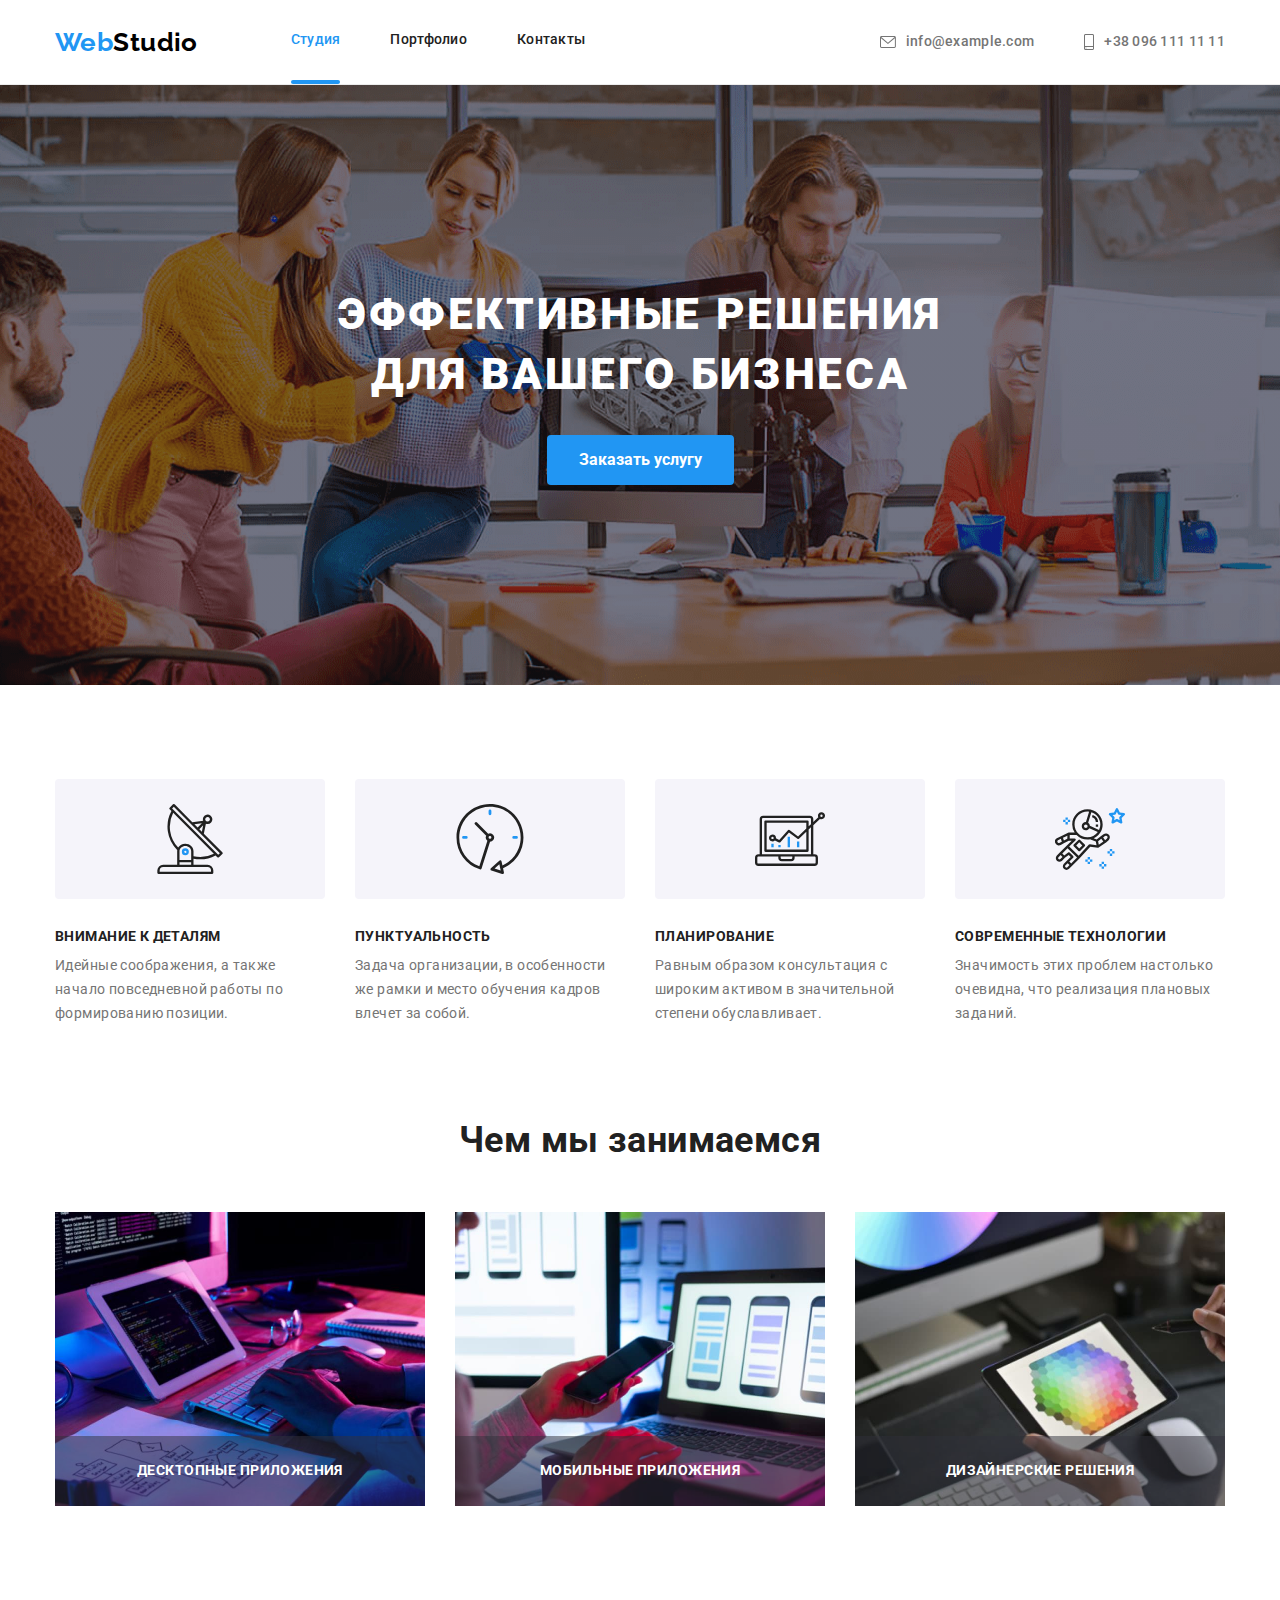
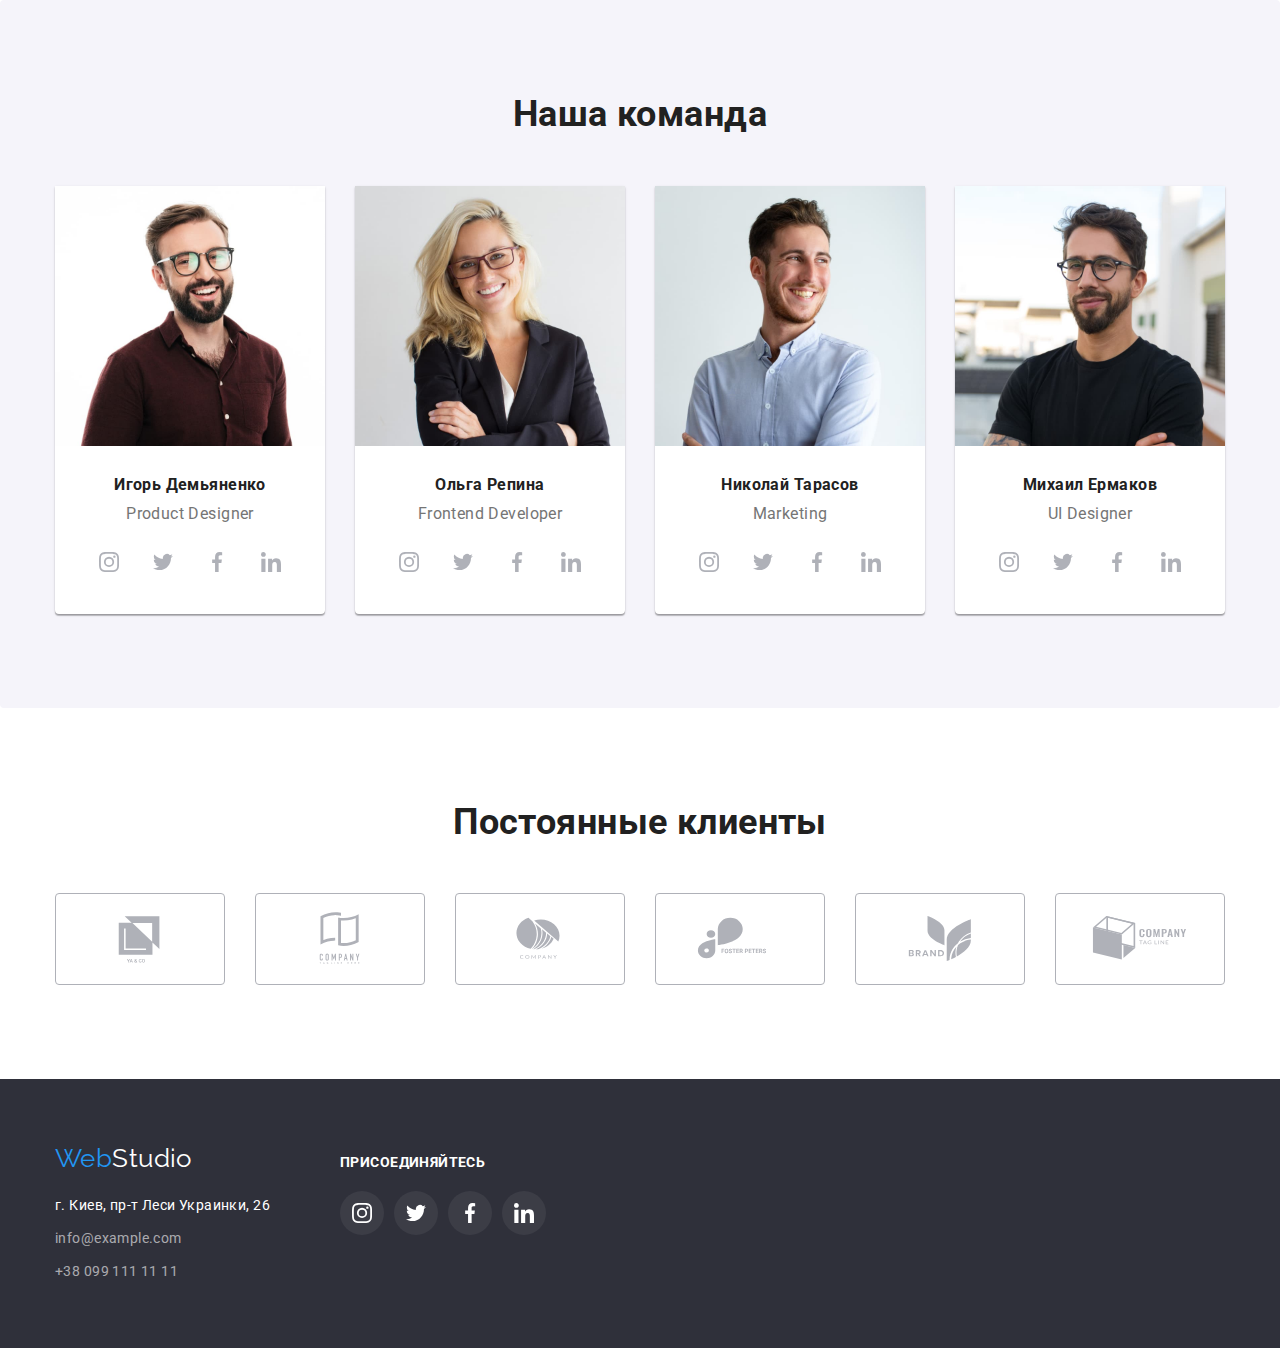
<file: index.html>
<!DOCTYPE html>
<html lang="ru">
  <head>
    <meta charset="UTF-8" />
    <meta http-equiv="X-UA-Compatible" content="IE=edge" />
    <meta name="viewport" content="width=device-width, initial-scale=1.0" />

    <title>Студия</title>

    <link rel="preconnect" href="https://fonts.googleapis.com" />
    <link rel="preconnect" href="https://fonts.gstatic.com" crossorigin />
    <link
      href="https://fonts.googleapis.com/css2?family=Raleway:wght@700&family=Roboto:wght@400;500;700;900&display=swap"
      rel="stylesheet"
    />

    <link
      rel="stylesheet"
      href="https://cdnjs.cloudflare.com/ajax/libs/modern-normalize/1.0.0/modern-normalize.min.css"
    />

    <link rel="stylesheet" href="./css/styles.css" />
  </head>

  <body>
    <!--head content-->
    <header class="section borders-header">
      <div class="container header">
        <nav class="main-nav">
          <a href="./index.html" class="logo link"
            ><span class="web-logo">Web</span>Studio</a
          >
          <ul class="navigation list">
            <li class="navigation-list">
              <a class="navigation-link link current" href="./index.html"
                >Студия</a
              >
            </li>
            <li class="navigation-list">
              <a class="navigation-link link" href="./portfolio.html"
                >Портфолио</a
              >
            </li>
            <li class="navigation-list">
              <a class="navigation-link link" href="#">Контакты</a>
            </li>
          </ul>
        </nav>

        <ul class="contacts-header list">
          <li class="contacts-header-li">
            <a class="contact-link link" href="mailto:info@example.com"
              ><svg class="contact-mail-svg">
                <use href="./images/icons.svg#icon-mail-icon"></use>
              </svg>
              info@example.com</a
            >
          </li>
          <li class="contacts-header-li">
            <a class="contact-link link" href="tel:+380961111111"
              ><svg class="contact-tel-svg">
                <use href="./images/icons.svg#icon-ph-icon"></use>
              </svg>
              +38 096 111 11 11</a
            >
          </li>
        </ul>
      </div>
    </header>

    <!--main content-->
    <main class="main">
      <!--Head-->
      <section class="section hero-background">
        <div class="container">
          <h1 class="hero-text">Эффективные решения для вашего бизнеса</h1>
          <button type="button" class="head-button" data-modal-open>
            Заказать услугу
          </button>
        </div>
        <div class="backdrop is-hidden" data-modal>
          <div class="modal">
            <button type="button" class="close-modal" data-modal-close>
              <svg class="svg-close">
                <use href="./images/icons.svg#icon-close"></use>
              </svg>
            </button>
          </div>
        </div>
      </section>

      <!--About-->

      <section class="section">
        <div class="container">
          <h2 class="visually-hidden">О нас</h2>
          <ul class="about-ul list">
            <li class="about-li">
              <div class="about-svg-bg">
                <svg class="about-svg">
                  <use href="./images/icons.svg#icon-antenna"></use>
                </svg>
              </div>
              <div class="about-content">
                <h3 class="about-h3">Внимание к деталям</h3>
                <p class="about-p">
                  Идейные соображения, а также начало повседневной работы по
                  формированию позиции.
                </p>
              </div>
            </li>
            <li class="about-li">
              <div class="about-svg-bg">
                <svg class="about-svg">
                  <use href="./images/icons.svg#icon-clock"></use>
                </svg>
              </div>
              <div class="about-content">
                <h3 class="about-h3">Пунктуальность</h3>
                <p class="about-p">
                  Задача организации, в особенности же рамки и место обучения
                  кадров влечет за собой.
                </p>
              </div>
            </li>
            <li class="about-li">
              <div class="about-svg-bg">
                <svg class="about-svg">
                  <use href="./images/icons.svg#icon-diagram"></use>
                </svg>
              </div>
              <div class="about-content">
                <h3 class="about-h3">Планирование</h3>
                <p class="about-p">
                  Равным образом консультация с широким активом в значительной
                  степени обуславливает.
                </p>
              </div>
            </li>
            <li class="about-li">
              <div class="about-svg-bg">
                <svg class="about-svg">
                  <use href="./images/icons.svg#icon-astronaut"></use>
                </svg>
              </div>
              <div class="about-content">
                <h3 class="about-h3">Современные технологии</h3>
                <p class="about-p">
                  Значимость этих проблем настолько очевидна, что реализация
                  плановых заданий.
                </p>
              </div>
            </li>
          </ul>
        </div>
      </section>

      <!--Working info-->

      <section class="section section-info">
        <div class="container">
          <h2 class="section-title">Чем мы занимаемся</h2>

          <ul class="work-photos list">
            <li class="work-photos-li">
              <div class="work-thumb">
                <img
                  src="./images/img1.jpg"
                  alt="фото процесса работы"
                  class="work-photo"
                  width="370"
                  height="294"
                />
                <h3 class="work-description">Десктопные приложения</h3>
              </div>
            </li>
            <li class="work-photos-li">
              <div class="work-thumb">
                <img
                  src="./images/img2.jpg"
                  alt="фото процесса работы"
                  class="work-photo"
                  width="370"
                  height="294"
                />
                <h3 class="work-description">Мобильные приложения</h3>
              </div>
            </li>
            <li class="work-photos-li">
              <div class="work-thumb">
                <img
                  src="./images/img3.jpg"
                  alt="фото процесса работы"
                  class="work-photo"
                  width="370"
                  height="294"
                />
                <h3 class="work-description">Дизайнерские решения</h3>
              </div>
            </li>
          </ul>
        </div>
      </section>

      <!--Team info-->

      <section class="section team-background">
        <div class="container">
          <h2 class="section-title">Наша команда</h2>

          <ul class="team-info list">
            <li class="photo-info">
              <img
                src="./images/face1.jpg"
                alt="фото сотрудника"
                class="user-photo"
                width="270"
                height="260"
              />
              <div class="teammate-card-thumb">
                <h3 class="teammate">Игорь Демьяненко</h3>
                <p lang="en" class="proffession">Product Designer</p>
                <ul class="teammate-link-list list">
                  <li>
                    <a class="social-link" href="">
                      <svg class="portfolio-social-logo">
                        <use href="./images/icons.svg#icon-inst"></use>
                      </svg>
                    </a>
                  </li>
                  <li>
                    <a class="social-link" href=""
                      ><svg class="portfolio-social-logo">
                        <use href="./images/icons.svg#icon-tw"></use>
                      </svg>
                    </a>
                  </li>
                  <li>
                    <a class="social-link" href="">
                      <svg class="portfolio-social-logo">
                        <use href="./images/icons.svg#icon-fb"></use>
                      </svg>
                    </a>
                  </li>
                  <li>
                    <a class="social-link" href="">
                      <svg class="portfolio-social-logo">
                        <use href="./images/icons.svg#icon-in"></use>
                      </svg>
                    </a>
                  </li>
                </ul>
              </div>
            </li>
            <li class="photo-info">
              <img
                src="./images/face2.jpg"
                alt="фото сотрудника"
                class="user-photo"
                width="270"
                height="260"
              />
              <div class="teammate-card-thumb">
                <h3 class="teammate">Ольга Репина</h3>
                <p lang="en" class="proffession">Frontend Developer</p>
                <ul class="teammate-link-list list">
                  <li>
                    <a class="social-link" href="">
                      <svg class="portfolio-social-logo">
                        <use href="./images/icons.svg#icon-inst"></use>
                      </svg>
                    </a>
                  </li>
                  <li>
                    <a class="social-link" href=""
                      ><svg class="portfolio-social-logo">
                        <use href="./images/icons.svg#icon-tw"></use>
                      </svg>
                    </a>
                  </li>
                  <li>
                    <a class="social-link" href="">
                      <svg class="portfolio-social-logo">
                        <use href="./images/icons.svg#icon-fb"></use>
                      </svg>
                    </a>
                  </li>
                  <li>
                    <a class="social-link" href="">
                      <svg class="portfolio-social-logo">
                        <use href="./images/icons.svg#icon-in"></use>
                      </svg>
                    </a>
                  </li>
                </ul>
              </div>
            </li>
            <li class="photo-info">
              <img
                src="./images/face3.jpg"
                alt="фото сотрудника"
                class="user-photo"
                width="270"
                height="260"
              />
              <div class="teammate-card-thumb">
                <h3 class="teammate">Николай Тарасов</h3>
                <p lang="en" class="proffession">Marketing</p>
                <ul class="teammate-link-list list">
                  <li>
                    <a class="social-link" href="">
                      <svg class="portfolio-social-logo">
                        <use href="./images/icons.svg#icon-inst"></use>
                      </svg>
                    </a>
                  </li>
                  <li>
                    <a class="social-link" href=""
                      ><svg class="portfolio-social-logo">
                        <use href="./images/icons.svg#icon-tw"></use>
                      </svg>
                    </a>
                  </li>
                  <li>
                    <a class="social-link" href="">
                      <svg class="portfolio-social-logo">
                        <use href="./images/icons.svg#icon-fb"></use>
                      </svg>
                    </a>
                  </li>
                  <li>
                    <a class="social-link" href="">
                      <svg class="portfolio-social-logo">
                        <use href="./images/icons.svg#icon-in"></use>
                      </svg>
                    </a>
                  </li>
                </ul>
              </div>
            </li>
            <li class="photo-info">
              <img
                src="./images/face4.jpg"
                alt="фото сотрудника"
                class="user-photo"
                width="270"
                height="260"
              />
              <div class="teammate-card-thumb">
                <h3 class="teammate">Михаил Ермаков</h3>
                <p lang="en" class="proffession">UI Designer</p>
                <ul class="teammate-link-list list">
                  <li>
                    <a class="social-link" href="">
                      <svg class="portfolio-social-logo">
                        <use href="./images/icons.svg#icon-inst"></use>
                      </svg>
                    </a>
                  </li>
                  <li>
                    <a class="social-link" href=""
                      ><svg class="portfolio-social-logo">
                        <use href="./images/icons.svg#icon-tw"></use>
                      </svg>
                    </a>
                  </li>
                  <li>
                    <a class="social-link" href="">
                      <svg class="portfolio-social-logo">
                        <use href="./images/icons.svg#icon-fb"></use>
                      </svg>
                    </a>
                  </li>
                  <li>
                    <a class="social-link" href="">
                      <svg class="portfolio-social-logo">
                        <use href="./images/icons.svg#icon-in"></use>
                      </svg>
                    </a>
                  </li>
                </ul>
              </div>
            </li>
          </ul>
        </div>
      </section>

      <!--Clients-->

      <section class="section">
        <div class="container">
          <h2 class="section-title">Постоянные клиенты</h2>
          <ul class="list client-list">
            <li>
              <a href="" class="client-link">
                <svg class="clients-svg">
                  <use href="./images/icons.svg#icon-first-logo"></use>
                </svg>
              </a>
            </li>
            <li>
              <a href="" class="client-link">
                <svg class="clients-svg">
                  <use href="./images/icons.svg#icon-second-logo"></use>
                </svg>
              </a>
            </li>
            <li>
              <a href="" class="client-link">
                <svg class="clients-svg">
                  <use href="./images/icons.svg#icon-third-logo"></use>
                </svg>
              </a>
            </li>
            <li>
              <a href="" class="client-link">
                <svg class="clients-svg">
                  <use href="./images/icons.svg#icon-fourth-logo"></use>
                </svg>
              </a>
            </li>
            <li>
              <a href="" class="client-link">
                <svg class="clients-svg">
                  <use href="./images/icons.svg#icon-fifth-logo"></use>
                </svg>
              </a>
            </li>
            <li>
              <a href="" class="client-link">
                <svg class="clients-svg">
                  <use href="./images/icons.svg#icon-sixth-logo"></use>
                </svg>
              </a>
            </li>
          </ul>
        </div>
      </section>
    </main>

    <!--footer content-->
    <footer class="footer-background">
      <div class="container footer-container">
        <div>
          <a href="./index.html" class="logo-footer link">
            <span class="web-logo">Web</span>Studio</a
          >

          <address class="contacts-footer">
            <ul class="cont-adress list">
              <li class="cont-adress-li">
                <a
                  class="cont-link-adress link"
                  href="https://goo.gl/maps/piqngm7oDQpEDh6u6"
                  target="_blank"
                  rel="noopener nofollow noreferrer"
                  >г. Киев, пр-т Леси Украинки, 26</a
                >
              </li>
              <li class="cont-link-li">
                <a
                  class="cont-link link"
                  lang="en"
                  href="mailto:info@example.com"
                  >info@example.com</a
                >
              </li>
              <li class="cont-link-li">
                <a class="cont-link link" href="tel:+380991111111"
                  >+38 099 111 11 11</a
                >
              </li>
            </ul>
          </address>
        </div>
        <div class="footer-social">
          <h2 class="footer-h2-social-list">присоединяйтесь</h2>
          <ul class="footer-social-list list">
            <li class="footer-social-link">
              <a class="footer-social-bg" href=""
                ><svg class="footer-social-logo">
                  <use href="./images/icons.svg#icon-inst"></use>
                </svg>
              </a>
            </li>
            <li class="footer-social-link">
              <a class="footer-social-bg" href=""
                ><svg class="footer-social-logo">
                  <use href="./images/icons.svg#icon-tw"></use>
                </svg>
              </a>
            </li>
            <li class="footer-social-link">
              <a href="" class="footer-social-bg">
                <svg class="footer-social-logo">
                  <use href="./images/icons.svg#icon-fb"></use>
                </svg>
              </a>
            </li>
            <li class="footer-social-link">
              <a href="" class="footer-social-bg">
                <svg class="footer-social-logo">
                  <use href="./images/icons.svg#icon-in"></use>
                </svg>
              </a>
            </li>
          </ul>
        </div>
      </div>
      <!---->
    </footer>
    <script src="./js/modal.js"></script>
  </body>
</html>
</file>
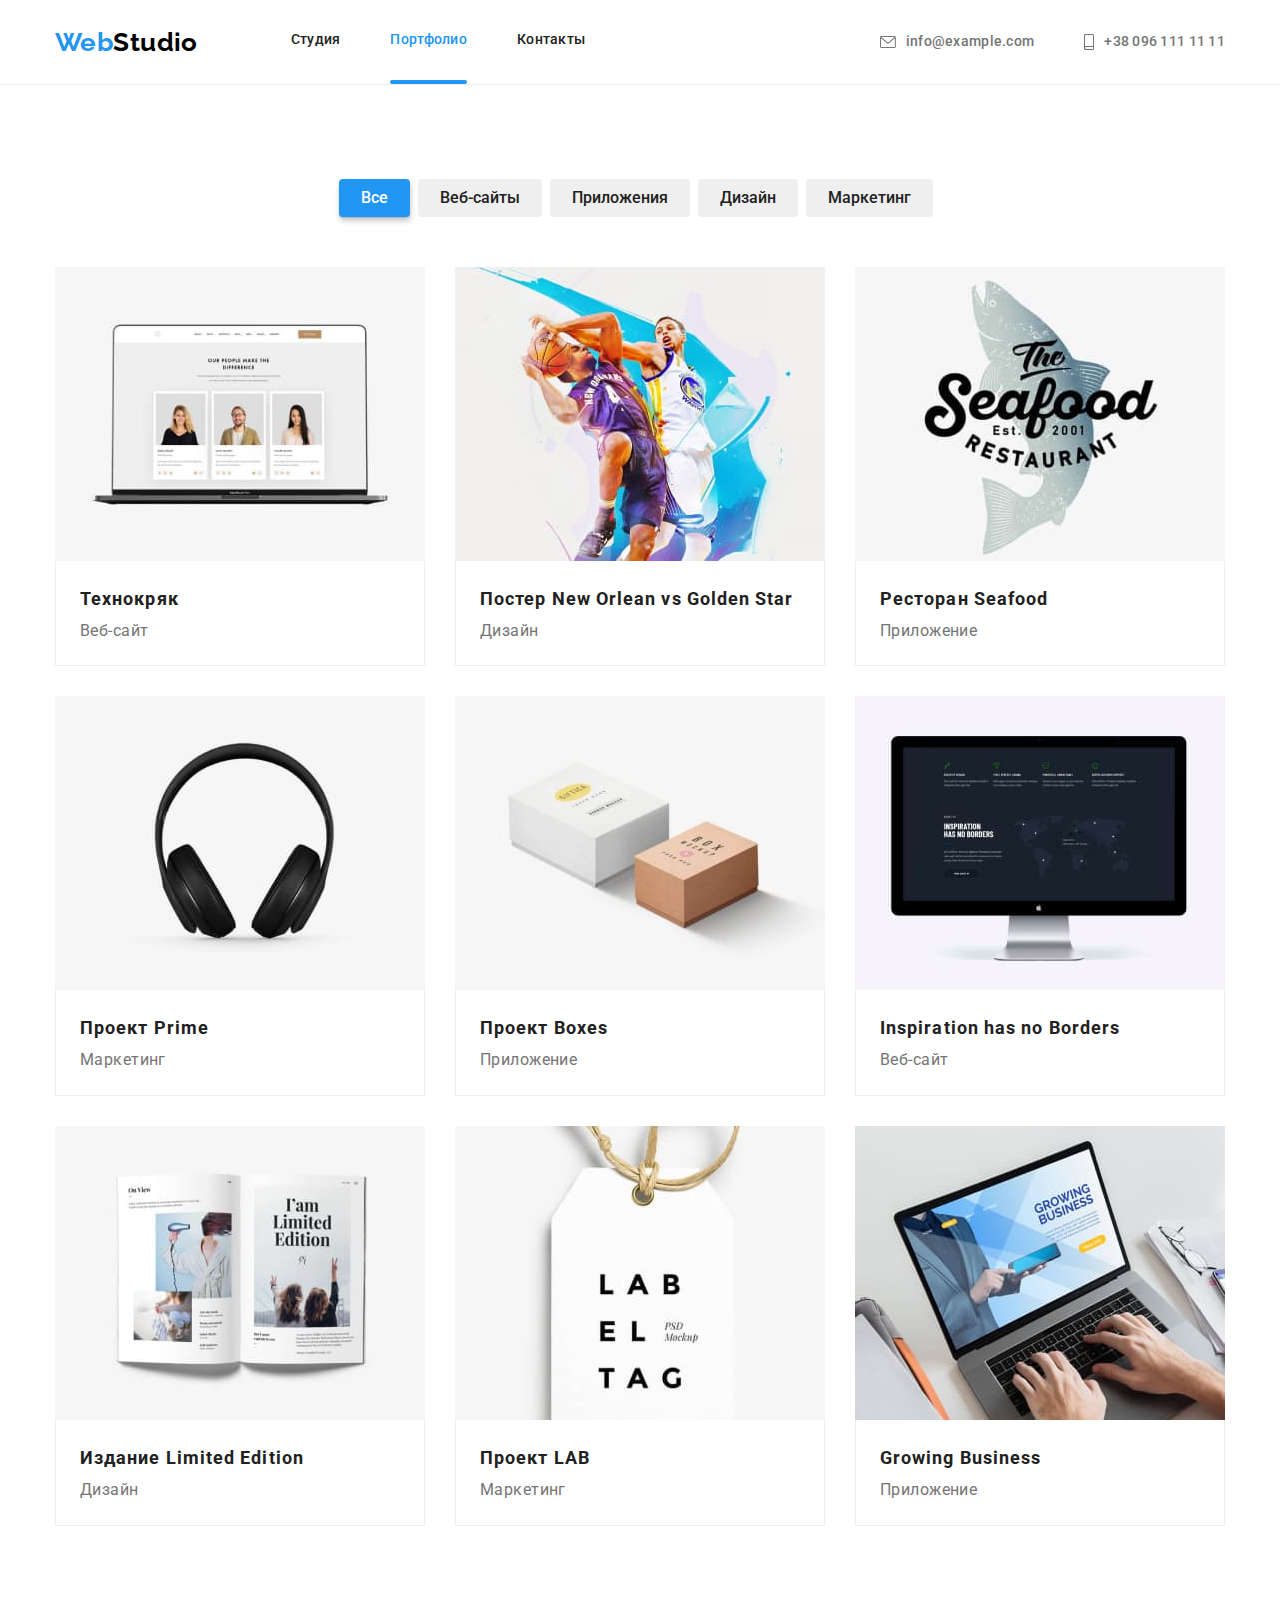
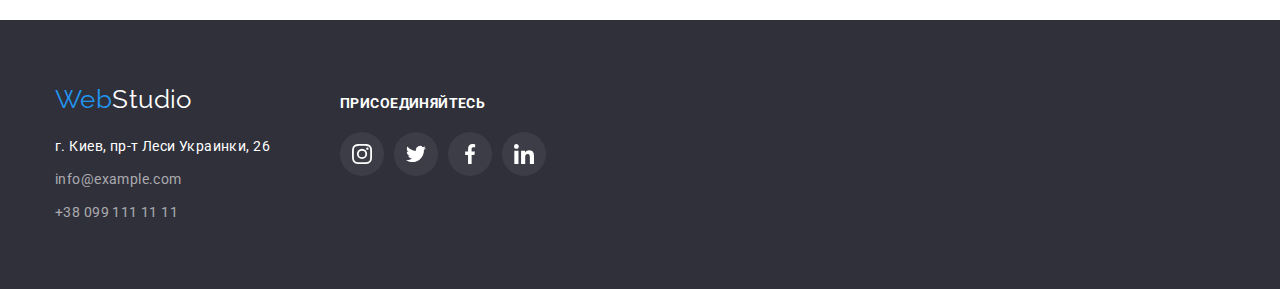
<file: portfolio.html>
<!DOCTYPE html>
<html lang="ru">
  <head>
    <meta charset="UTF-8" />
    <meta http-equiv="X-UA-Compatible" content="IE=edge" />
    <meta name="viewport" content="width=device-width, initial-scale=1.0" />

    <title>Портфолио</title>

    <link rel="preconnect" href="https://fonts.googleapis.com" />
    <link rel="preconnect" href="https://fonts.gstatic.com" crossorigin />
    <link
      href="https://fonts.googleapis.com/css2?family=Raleway:wght@700&family=Roboto:wght@400;500;700;900&display=swap"
      rel="stylesheet"
    />

    <link
      rel="stylesheet"
      href="https://cdnjs.cloudflare.com/ajax/libs/modern-normalize/1.0.0/modern-normalize.min.css"
    />

    <link rel="stylesheet" href="./css/styles.css" />
  </head>

  <body>
    <!--header content-->
    <header class="section borders-header">
      <div class="container header">
        <nav class="main-nav">
          <a href="./index.html" class="logo link"
            ><span class="web-logo">Web</span>Studio</a
          >
          <ul class="navigation list">
            <li class="navigation-list">
              <a class="navigation-link link" href="./index.html">Студия</a>
            </li>
            <li class="navigation-list">
              <a class="navigation-link link current" href="./portfolio.html"
                >Портфолио</a
              >
            </li>
            <li class="navigation-list">
              <a class="navigation-link link" href="#">Контакты</a>
            </li>
          </ul>
        </nav>

        <ul class="contacts-header list">
          <li class="contacts-header-li">
            <a class="contact-link link" href="mailto:info@example.com"
              ><svg class="contact-mail-svg">
                <use href="./images/icons.svg#icon-mail-icon"></use>
              </svg>
              info@example.com</a
            >
          </li>
          <li class="contacts-header-li">
            <a class="contact-link link" href="tel:+380961111111"
              ><svg class="contact-tel-svg">
                <use href="./images/icons.svg#icon-ph-icon"></use>
              </svg>
              +38 096 111 11 11</a
            >
          </li>
        </ul>
      </div>
    </header>

    <!--main content-->
    <main class="main">
      <section class="section">
        <div class="container">
          <h1 class="visually-hidden">Наше портфолио</h1>
          <!--filter buttons-->
          <ul class="filter-buttons list">
            <li class="filter-list">
              <button type="button" class="filter-button active-filter">
                Все
              </button>
            </li>
            <li class="filter-list">
              <button type="button" class="filter-button">Веб-сайты</button>
            </li>
            <li class="filter-list">
              <button type="button" class="filter-button">Приложения</button>
            </li>
            <li class="filter-list">
              <button type="button" class="filter-button">Дизайн</button>
            </li>
            <li class="filter-list">
              <button type="button" class="filter-button">Маркетинг</button>
            </li>
          </ul>

          <!--Portfolio list-->
          <ul class="portfolio-list list">
            <li class="portfolio-post">
              <a class="portfolio-link link" href="">
                <div class="portfolio-img-thumb">
                  <img
                    src="./images/portfolio1.jpg"
                    alt="фото веб-сайта на компьютере"
                    width="370"
                    height="295"
                  />
                  <p class="portfolio-hover-text">
                    Ресурс предлагает комплексные предложения с разным уровнем
                    функционала и сервисов. Все это позволит посетителю получить
                    исчерпывающие сведения о компании или частном лице.
                  </p>
                </div>

                <div class="portfolio-cont">
                  <h3 class="portfolio-name">Технокряк</h3>
                  <p class="portfolio-text">Веб-сайт</p>
                </div>
              </a>
            </li>

            <li class="portfolio-post">
              <a class="portfolio-link link" href="">
                <div class="portfolio-img-thumb">
                  <img
                    src="./images/portfolio2.jpg"
                    alt="дизайн постера к матчу по баскетболу"
                    width="370"
                    height="295"
                  />
                  <p class="portfolio-hover-text">
                    Lorem ipsum dolor sit amet, consectetur adipisicing elit.
                    Quibusdam ea, corrupti tempora quod doloremque sunt
                    reiciendis! Ad mollitia est iusto nemo vero quas, distinctio
                    at optio non. Aspernatur, praesentium ab.
                  </p>
                </div>

                <div class="portfolio-cont">
                  <h3 class="portfolio-name">
                    Постер <span lang="en">New Orlean vs Golden Star</span>
                  </h3>
                  <p class="portfolio-text">Дизайн</p>
                </div>
              </a>
            </li>

            <li class="portfolio-post">
              <a class="portfolio-link link" href="">
                <div class="portfolio-img-thumb">
                  <img
                    src="./images/portfolio3.jpg"
                    alt="логотип приложения"
                    width="370"
                    height="295"
                  />
                  <p class="portfolio-hover-text">
                    Lorem ipsum dolor sit amet, consectetur adipisicing elit.
                    Quibusdam ea, corrupti tempora quod doloremque sunt
                    reiciendis! Ad mollitia est iusto nemo vero quas, distinctio
                    at optio non. Aspernatur, praesentium ab.
                  </p>
                </div>

                <div class="portfolio-cont">
                  <h3 class="portfolio-name">
                    Ресторан <span lang="en">Seafood</span>
                  </h3>
                  <p class="portfolio-text">Приложение</p>
                </div>
              </a>
            </li>

            <li class="portfolio-post">
              <a class="portfolio-link link" href="">
                <div class="portfolio-img-thumb">
                  <img
                    src="./images/portfolio4.jpg"
                    alt="логотип проекта"
                    width="370"
                    height="295"
                  />
                  <p class="portfolio-hover-text">
                    Lorem ipsum dolor sit amet, consectetur adipisicing elit.
                    Quibusdam ea, corrupti tempora quod doloremque sunt
                    reiciendis! Ad mollitia est iusto nemo vero quas, distinctio
                    at optio non. Aspernatur, praesentium ab.
                  </p>
                </div>

                <div class="portfolio-cont">
                  <h3 class="portfolio-name">
                    Проект <span lang="en">Prime</span>
                  </h3>
                  <p class="portfolio-text">Маркетинг</p>
                </div>
              </a>
            </li>

            <li class="portfolio-post">
              <a class="portfolio-link link" href="">
                <div class="portfolio-img-thumb">
                  <img
                    src="./images/portfolio5.jpg"
                    alt="логотип приложения"
                    width="370"
                    height="295"
                  />
                  <p class="portfolio-hover-text">
                    Lorem ipsum dolor sit amet, consectetur adipisicing elit.
                    Quibusdam ea, corrupti tempora quod doloremque sunt
                    reiciendis! Ad mollitia est iusto nemo vero quas, distinctio
                    at optio non. Aspernatur, praesentium ab.
                  </p>
                </div>

                <div class="portfolio-cont">
                  <h3 class="portfolio-name">
                    Проект <span lang="en">Boxes</span>
                  </h3>
                  <p class="portfolio-text">Приложение</p>
                </div>
              </a>
            </li>

            <li class="portfolio-post">
              <a class="portfolio-link link" href="">
                <div class="portfolio-img-thumb">
                  <img
                    src="./images/portfolio6.jpg"
                    alt="фото веб-сайта на компьютере"
                    width="370"
                    height="295"
                  />
                  <p class="portfolio-hover-text">
                    Lorem ipsum dolor sit amet, consectetur adipisicing elit.
                    Quibusdam ea, corrupti tempora quod doloremque sunt
                    reiciendis! Ad mollitia est iusto nemo vero quas, distinctio
                    at optio non. Aspernatur, praesentium ab.
                  </p>
                </div>

                <div class="portfolio-cont">
                  <h3 class="portfolio-name" lang="en">
                    Inspiration has no Borders
                  </h3>
                  <p class="portfolio-text">Веб-сайт</p>
                </div>
              </a>
            </li>

            <li class="portfolio-post">
              <a class="portfolio-link link" href="">
                <div class="portfolio-img-thumb">
                  <img
                    src="./images/portfolio7.jpg"
                    alt="фото дизайна книги"
                    width="370"
                    height="295"
                  />
                  <p class="portfolio-hover-text">
                    Lorem ipsum dolor sit amet, consectetur adipisicing elit.
                    Quibusdam ea, corrupti tempora quod doloremque sunt
                    reiciendis! Ad mollitia est iusto nemo vero quas, distinctio
                    at optio non. Aspernatur, praesentium ab.
                  </p>
                </div>

                <div class="portfolio-cont">
                  <h3 class="portfolio-name">
                    Издание <span lang="en">Limited Edition</span>
                  </h3>
                  <p class="portfolio-text">Дизайн</p>
                </div>
              </a>
            </li>

            <li class="portfolio-post">
              <a class="portfolio-link link" href="">
                <div class="portfolio-img-thumb">
                  <img
                    src="./images/portfolio8.jpg"
                    alt="логотип проекта"
                    width="370"
                    height="295"
                  />
                  <p class="portfolio-hover-text">
                    Lorem ipsum dolor sit amet, consectetur adipisicing elit.
                    Quibusdam ea, corrupti tempora quod doloremque sunt
                    reiciendis! Ad mollitia est iusto nemo vero quas, distinctio
                    at optio non. Aspernatur, praesentium ab.
                  </p>
                </div>

                <div class="portfolio-cont">
                  <h3 class="portfolio-name">
                    Проект <span lang="en">LAB</span>
                  </h3>
                  <p class="portfolio-text">Маркетинг</p>
                </div>
              </a>
            </li>

            <li class="portfolio-post">
              <a class="portfolio-link link" href="">
                <div class="portfolio-img-thumb">
                  <img
                    src="./images/portfolio9.jpg"
                    alt="фото приложения на ноутбуке"
                    width="370"
                    height="295"
                  />
                  <p class="portfolio-hover-text">
                    Lorem ipsum dolor sit amet, consectetur adipisicing elit.
                    Quibusdam ea, corrupti tempora quod doloremque sunt
                    reiciendis! Ad mollitia est iusto nemo vero quas, distinctio
                    at optio non. Aspernatur, praesentium ab.
                  </p>
                </div>

                <div class="portfolio-cont">
                  <h3 class="portfolio-name" lang="en">Growing Business</h3>
                  <p class="portfolio-text">Приложение</p>
                </div>
              </a>
            </li>
          </ul>
        </div>
      </section>
    </main>

    <!--footer content-->
    <footer class="footer-background">
      <div class="container footer-container">
        <div>
          <a href="./index.html" class="logo-footer link">
            <span class="web-logo">Web</span>Studio</a
          >

          <address class="contacts-footer">
            <ul class="cont-adress list">
              <li class="cont-adress-li">
                <a
                  class="cont-link-adress link"
                  href="https://goo.gl/maps/piqngm7oDQpEDh6u6"
                  target="_blank"
                  rel="noopener nofollow noreferrer"
                  >г. Киев, пр-т Леси Украинки, 26</a
                >
              </li>
              <li class="cont-link-li">
                <a
                  class="cont-link link"
                  lang="en"
                  href="mailto:info@example.com"
                  >info@example.com</a
                >
              </li>
              <li class="cont-link-li">
                <a class="cont-link link" href="tel:+380991111111"
                  >+38 099 111 11 11</a
                >
              </li>
            </ul>
          </address>
        </div>
        <div class="footer-social">
          <h2 class="footer-h2-social-list">присоединяйтесь</h2>
          <ul class="footer-social-list list">
            <li class="footer-social-link">
              <a class="footer-social-bg" href=""
                ><svg class="footer-social-logo">
                  <use href="./images/icons.svg#icon-inst"></use>
                </svg>
              </a>
            </li>
            <li class="footer-social-link">
              <a class="footer-social-bg" href=""
                ><svg class="footer-social-logo">
                  <use href="./images/icons.svg#icon-tw"></use>
                </svg>
              </a>
            </li>
            <li class="footer-social-link">
              <a href="" class="footer-social-bg">
                <svg class="footer-social-logo">
                  <use href="./images/icons.svg#icon-fb"></use>
                </svg>
              </a>
            </li>
            <li class="footer-social-link">
              <a href="" class="footer-social-bg">
                <svg class="footer-social-logo">
                  <use href="./images/icons.svg#icon-in"></use>
                </svg>
              </a>
            </li>
          </ul>
        </div>
      </div>
    </footer>
    <script src="./js/modal.js"></script>
  </body>
</html>
</file>
<file: css/styles.css>
:root {
  /*colors*/
  --main-text-color: #212121;
  --main-color: #2196f3;
  --logo-second-color: #000000;
  --second-color: #757575;
  --hover-color: #188ce8;
  --footer-color: #2f303a;
  --footer-mail-tel-color: #ffffff99;
  --hero-color: #ffffff;
  --second-background-color: #f5f4fa;
  --footer-text-color: #ffffff;
  --main-logo-color: #afb1b8;
  --main-color-hover: #2196f390;
  --svg-icon-color: #ffffff;

  /*animation*/
  --main-animation: cubic-bezier(0.4, 0, 0.2, 1);
}

body {
  font-family: "Roboto", "Raleway";
  letter-spacing: 0.03em;
  font-size: 14px;

  background-color: #ffffff;
  color: var(--main-text-color);
}

button {
  user-select: none;
}

img {
  display: block;

  max-width: 100%;
  height: auto;
}

*,
*::before,
*::after {
  box-sizing: border-box;
}

/*Animations*/

/*global*/

.link {
  text-decoration: none;
}

.list {
  margin: 0;
  padding: 0;

  list-style: none;
}

.section-title {
  margin: 0px;

  font-size: 36px;
  line-height: 1.16;
  text-align: center;
}

.visually-hidden {
  position: absolute;
  width: 1px;
  height: 1px;
  margin: -1px;
  border: 0;
  padding: 0;

  white-space: nowrap;
  clip-path: inset(100%);
  clip: rect(0 0 0 0);
  overflow: hidden;
}

.container {
  width: 1200px;

  padding: 0 15px;
  margin: 0 auto;
}

.section {
  padding: 94px 0px;
}

/*header*/

.borders-header {
  border-bottom: 1px solid #ececec;

  padding: 0;
}

.header {
  display: flex;
  justify-content: space-between;
  align-items: center;
}

.web-logo {
  color: var(--main-color);
}

.logo {
  font-family: "Raleway";
  font-weight: 700;
  font-size: 26px;
  line-height: 1.19;

  color: var(--logo-second-color);

  margin-right: 93px;
}

.main-nav {
  display: flex;
  align-items: center;
  margin-right: auto;
}

.navigation {
  display: flex;
}

.navigation-list {
  margin-right: 50px;
}

.navigation-list:last-child {
  margin-right: 0px;
}

.navigation-link {
  display: block;
  font-weight: 500;
  line-height: 1.14;
  letter-spacing: 0.02em;

  color: var(--main-text-color);

  padding-top: 32px;
  padding-bottom: 32px;

  transition: color 250ms var(--main-animation);
}

.current {
  color: var(--main-color);
}

.navigation-link.current::after {
  position: relative;
  bottom: -32px;
  left: 0;

  width: 100%;
  height: 4px;

  content: "";

  display: flex;

  background-color: var(--main-color);
  border-radius: 2px;
}

.navigation-link:hover,
.navigation-link:focus,
.cont-link:hover,
.cont-link:focus,
.navigation-link:active,
.contact-link:hover,
.contact-link:focus {
  color: var(--main-color);
  transition: color 250ms var(--main-animation);
}

.contacts-header {
  font-weight: 500;
  line-height: 1.14;
  letter-spacing: 0.02em;

  display: flex;
}

.contact-link {
  color: var(--second-color);
  display: flex;
  fill: currentColor;

  transition: color 250ms var(--main-animation);
}

.contact-mail-svg {
  width: 16px;
  height: 16px;
  margin-right: 10px;
}

.contact-tel-svg {
  width: 10px;
  height: 16px;
  margin-right: 10px;
}
.contacts-header-li {
  margin-left: 50px;
}

.contacts-header-li:first-child {
  margin-left: 0px;
}

/*Main index*/
/*hero section*/
.hero-background {
  background-image: linear-gradient(#2f303a40, #2f303a40),
    url("../images/bg-hero.png");
  background-repeat: no-repeat;
  background-position: center;
  background-size: cover;
  max-width: 1600px;

  background-color: var(--footer-color);
  text-align: center;

  padding: 200px 0;
  margin: 0 auto;
}

.hero-text {
  font-weight: 900;
  font-size: 44px;
  line-height: 1.36;
  letter-spacing: 0.06em;
  text-transform: uppercase;

  color: var(--hero-color);

  text-align: center;
  margin: 0px 250px;
}
.head-button {
  color: var(--hero-color);
  background-color: var(--main-color);
  border: var(--main-color);

  font-weight: 700;
  font-size: 16px;
  line-height: 1.87;

  transition: background-color 250ms var(--main-animation);

  /*Button size*/

  border-radius: 4px;
  cursor: pointer;
  margin-top: 30px;
  padding: 10px 32px;
}

.head-button:hover,
.head-button:focus {
  background-color: var(--hover-color);
  transition: background-color 250ms var(--main-animation);
}

.head-button:active {
  background-color: var(--main-color);
}

.backdrop {
  position: fixed;
  top: 0;
  left: 0;

  z-index: 1;

  width: 100%;
  height: 100%;

  background-color: #00000020;

  transition: opacity 250ms var(--main-animation),
    visibility 250ms var(--main-animation);
}

.is-hidden {
  visibility: hidden;
  opacity: 0;
  pointer-events: none;
}

.backdrop.is-hidden .modal {
  transform: translate(-50%, -50%) scale(0.3);
}

.modal {
  position: absolute;
  top: 50%;
  left: 50%;
  transform: translate(-50%, -50%) scale(1);
  z-index: 1;

  padding: 8px;
  border-radius: 4px;

  min-width: 528px;
  min-height: 581px;

  background-color: var(--second-background-color);

  box-shadow: 0px 1px 3px rgba(0, 0, 0, 0.12), 0px 1px 1px rgba(0, 0, 0, 0.14),
    0px 2px 1px rgba(0, 0, 0, 0.2);

  transition: transform 250ms var(--main-animation);
}

.close-modal {
  position: absolute;
  right: 8px;
  top: 8px;

  padding: 6px;

  border: #00000010 solid 1px;
  border-radius: 50%;

  background-color: transparent;

  cursor: pointer;
}

.svg-close {
  width: 18px;
  height: 18px;

  display: flex;
}
/*About*/

.about-ul {
  display: flex;
  justify-content: space-between;
}

.about-li {
  width: 270px;
  margin: 0;
}

/*About SVG*/

.about-svg-bg {
  background-color: var(--second-background-color);

  height: 120px;
  border-radius: 4px;

  display: flex;
  align-items: center;
  justify-content: center;
}

.about-svg {
  width: 70px;
  height: 70px;
}

/*About card info*/

.about-content {
  margin-top: 30px;
}

.about-h3 {
  margin: 0px;

  font-size: 14px;
  line-height: 1.14;
  text-transform: uppercase;
}

.about-p {
  margin: 0px;

  margin-top: 10px;
  line-height: 1.71;

  color: var(--second-color);
}

/*work*/
.section-info {
  padding-top: 0px;
}

.work-photos {
  margin-top: 50px;
  margin-bottom: 0px;

  display: flex;
  justify-content: space-between;
}

.work-thumb {
  position: relative;
}

.work-description {
  font-size: 14px;
  line-height: 1.14;
  text-align: center;
  text-transform: uppercase;

  width: 100%;
  background-color: #2f303a80;
  color: var(--hero-color);

  padding: 27px 0;

  position: absolute;
  bottom: 0;
  margin: 0;
}
/*team*/

.team-background {
  background-color: var(--second-background-color);
  border-radius: 4px;
}

.team-info {
  display: flex;
  justify-content: space-between;

  margin-top: 50px;
}

.photo-info {
  border-radius: 0 0 4px 4px;

  box-shadow: 0px 1px 3px rgba(0, 0, 0, 0.12), 0px 1px 1px rgba(0, 0, 0, 0.14),
    0px 2px 1px rgba(0, 0, 0, 0.2);

  background-color: var(--hero-color);
}

.teammate-card-thumb {
  padding: 30px 32px;
}

.teammate {
  margin: 0px;

  text-align: center;
  font-size: 16px;
  line-height: 1.18;
}

.proffession {
  text-align: center;

  margin: 0px;
  margin-top: 10px;

  font-size: 16px;
  line-height: 1.18;
  color: var(--second-color);
}

/*teammate social links*/

.teammate-link-list {
  margin-top: 16px;

  display: flex;
  justify-content: space-between;
}

.social-link {
  background-color: var(--hero-color);
  color: var(--main-logo-color);

  border-radius: 50%;

  display: flex;
  align-items: center;
  padding: 12px;

  transition: background-color 250ms var(--main-animation),
    color 250ms var(--main-animation);
}

.social-link:hover,
.social-link:focus {
  background-color: var(--main-color);
  color: var(--hero-color);

  transition: color 250ms var(--main-animation),
    background-color 250ms var(--main-animation);
}

.portfolio-social-logo {
  width: 20px;
  height: 20px;
  fill: currentColor;
}

/*Clients*/

.client-list {
  margin-top: 50px;

  display: flex;
  justify-content: space-between;
}

.client-link {
  display: flex;
  align-items: center;
  justify-content: center;
  width: 170px;
  height: 92px;

  color: var(--main-logo-color);

  border-radius: 4px;
  border: var(--main-logo-color) solid 1px;

  transition: color 250ms var(--main-animation),
    border 250ms var(--main-animation);

  cursor: pointer;
}

.client-link:hover,
.client-link:focus {
  border-color: var(--main-color);
  color: var(--main-color);
}

.clients-svg {
  fill: currentColor;

  width: 106px;
  height: 60px;
}

/*Main porfolio*/
/*filter*/
.filter-buttons {
  margin: 0;

  display: flex;
  justify-content: center;
}

.filter-list:not(last-child) {
  margin-right: 8px;
}

.filter-button {
  font-family: "Roboto";
  font-weight: 500;
  font-size: 16px;
  line-height: 1.6;

  color: var(--main-text-color);
  border: var(--main-color);

  border-radius: 4px;
  padding: 6px 22px;

  transition: background-color 250ms var(--main-animation),
    color 250ms var(--main-animation), box-shadow 250ms var(--main-animation);

  cursor: pointer;
}

.filter-button:hover,
.filter-button:focus {
  background-color: var(--hover-color);
  color: var(--hero-color);

  box-shadow: 0px 1px 1px rgba(0, 0, 0, 0.12), 0px 4px 4px rgba(0, 0, 0, 0.06),
    1px 4px 6px rgba(0, 0, 0, 0.16);

  transition: background-color 250ms var(--main-animation),
    color 250ms var(--main-animation), box-shadow 250ms var(--main-animation);
}

.active-filter {
  background-color: var(--main-color);
  color: var(--hero-color);

  box-shadow: 0px 1px 1px rgba(0, 0, 0, 0.12), 0px 4px 4px rgba(0, 0, 0, 0.06),
    1px 4px 6px rgba(0, 0, 0, 0.16);
}

/*Portfolio list*/

.portfolio-list {
  margin-top: 50px;

  display: flex;
  flex-wrap: wrap;

  justify-content: center;
  margin-right: -30px;
  margin-bottom: -30px;
}

.portfolio-post {
  width: 370px;
  flex-basis: calc(100% / 3 -30px);

  margin-right: 30px;
  margin-bottom: 30px;
}

.portfolio-link {
  display: inline-block;
  cursor: pointer;

  transition: box-shadow 250ms var(--main-animation);
}

.portfolio-link:hover,
.portfolio-link:focus {
  box-shadow: 0px 1px 1px rgba(0, 0, 0, 0.12), 0px 4px 4px rgba(0, 0, 0, 0.06),
    1px 4px 6px rgba(0, 0, 0, 0.16);
  transition: box-shadow 250ms var(--main-animation);
}

.portfolio-img-thumb {
  position: relative;
  overflow: hidden;
}

.portfolio-hover-text {
  font-size: 18px;
  line-height: 1.56;

  color: var(--hero-color);
  background-color: var(--main-color-hover);

  padding: 63px 24px;
  margin: 0;

  position: absolute;
  top: 0;

  transform: translateY(100%);
  transition: transform 250ms var(--main-animation);
}

.portfolio-link:hover .portfolio-hover-text,
.portfolio-link:focus .portfolio-hover-text {
  transform: translateY(0);
}

.portfolio-cont {
  padding: 20px 24px;
  border: 1px solid #eeeeee;
  border-top: 0;
}

.portfolio-name {
  margin: 0;

  font-size: 18px;
  line-height: 2;
  letter-spacing: 0.06em;

  color: var(--main-text-color);
}

.portfolio-text {
  margin: 0;

  font-size: 16px;
  line-height: 1.8;

  color: var(--second-color);
}

/*footer*/

.footer-background {
  background-color: var(--footer-color);
  padding: 64px 0;
}

.footer-container {
  display: flex;
  align-items: baseline;
}

.logo-footer {
  font-family: "Raleway";
  font-size: 26px;
  line-height: 1.19;

  color: var(--footer-text-color);
}

.contacts-footer {
  margin-top: 20px;
}

.cont-adress {
  margin-right: 70px;
}

.cont-link-adress {
  margin: 0;

  font-style: normal;
  line-height: 1.71;

  color: var(--footer-text-color);
}

.cont-link-li {
  margin-top: 9px;
}

.cont-link {
  font-style: normal;
  line-height: 1.71;

  color: var(--footer-mail-tel-color);

  transition: color 250ms var(--main-animation);
}

/*Social network links*/

.footer-h2-social-list {
  margin: 0;
  color: var(--footer-text-color);
  font-size: 14px;
  line-height: 1.14;
  text-transform: uppercase;
}

.footer-social-list {
  display: flex;
  margin-top: 20px;
}

.footer-social-link {
  margin-right: 10px;
}

.footer-social-link:last-child {
  margin-right: 0px;
}

.footer-social-bg {
  background-color: #ffffff10;

  display: flex;
  align-items: center;

  padding: 12px 12px;
  border-radius: 50%;

  transition: background-color 250ms var(--main-animation);
}

.footer-social-bg:hover,
.footer-social-bg:focus {
  background-color: var(--main-color);
}

.footer-social-logo {
  width: 20px;
  height: 20px;

  fill: var(--svg-icon-color);
}
</file>
